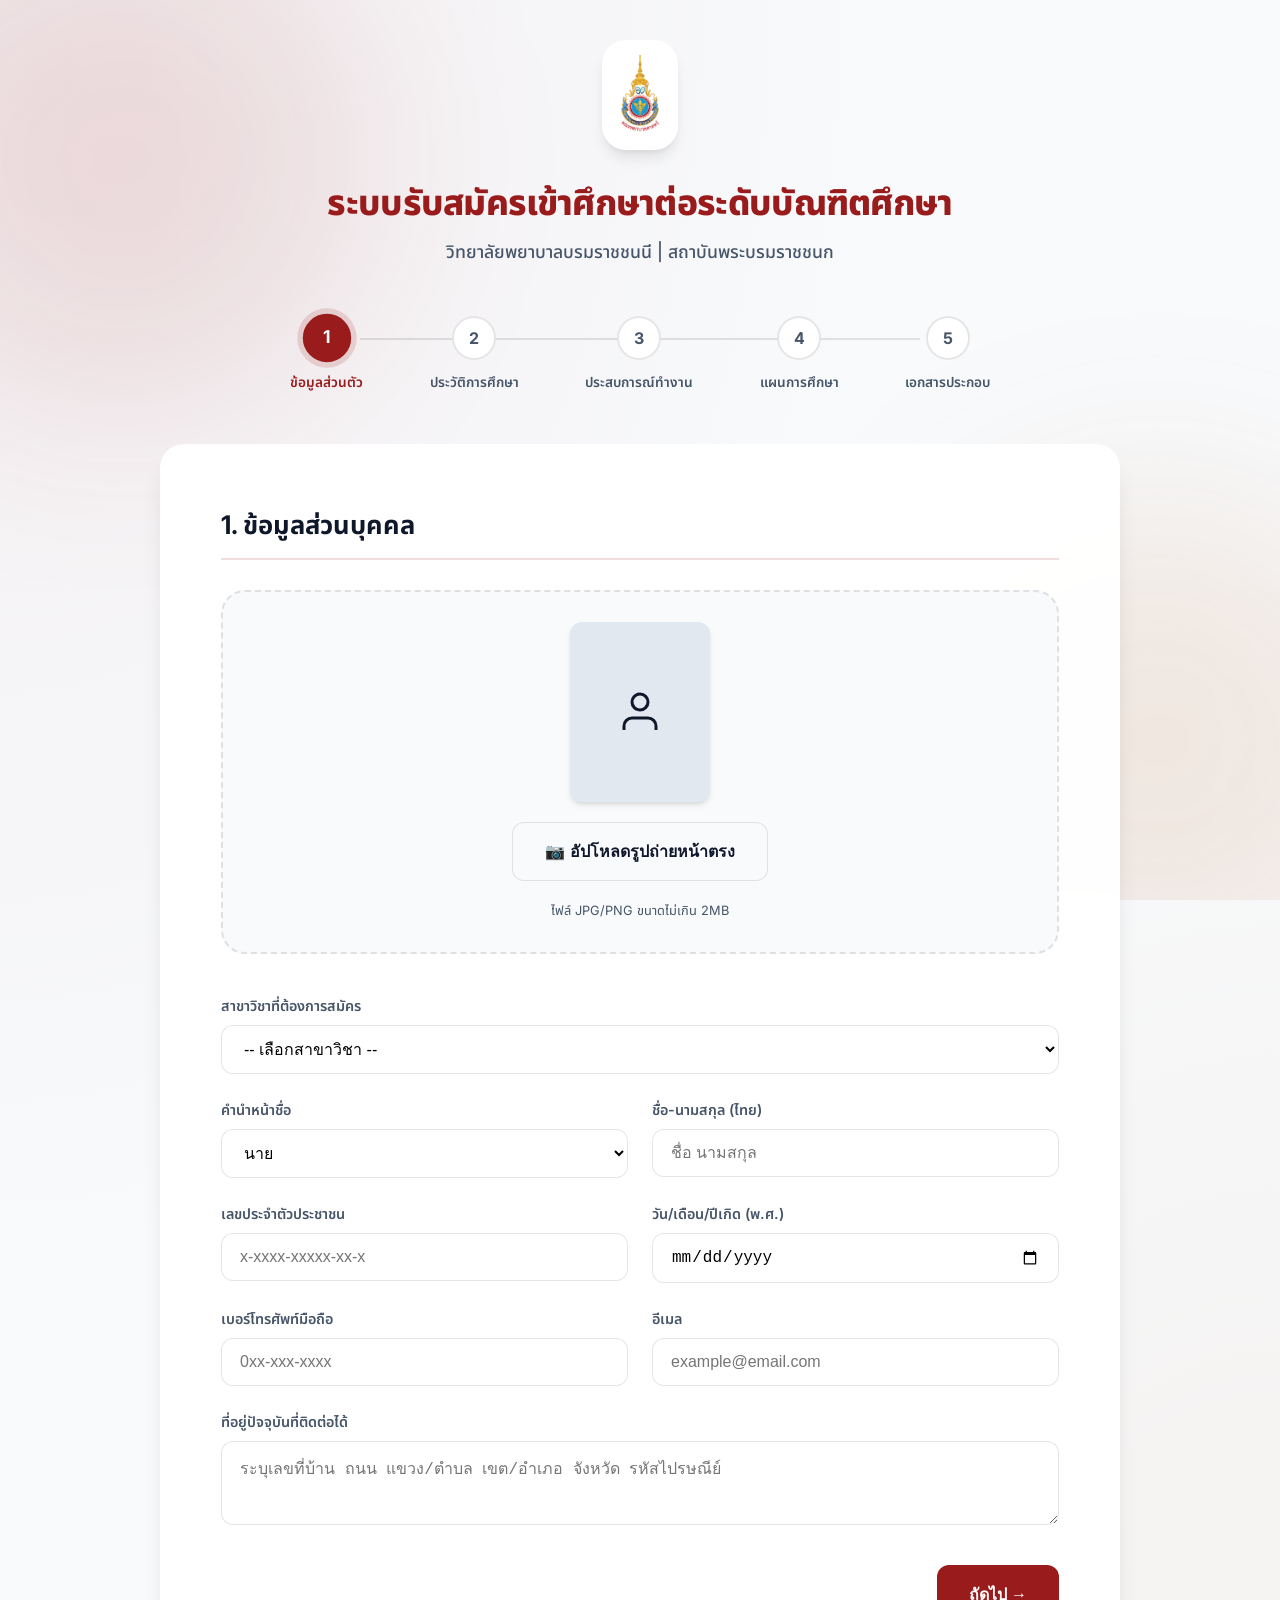
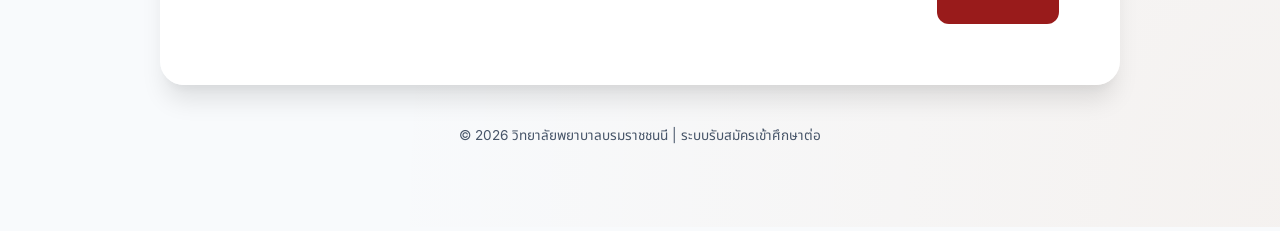
<file: graduate-admission/index.html>
<!DOCTYPE html>
<html lang="th">
<head>
    <meta charset="UTF-8">
    <meta name="viewport" content="width=device-width, initial-scale=1.0">
    <title>ระบบรับสมัครเข้าศึกษาต่อระดับบัณฑิตศึกษา | Graduate Admission Portal</title>
    
    <!-- Fonts -->
    <link rel="preconnect" href="https://fonts.googleapis.com">
    <link rel="preconnect" href="https://fonts.gstatic.com" crossorigin>
    <link href="https://fonts.googleapis.com/css2?family=Inter:wght@400;500;600;700;800&family=Noto+Sans+Thai:wght@400;500;600;700;800&family=JetBrains+Mono:wght@700&display=swap" rel="stylesheet">
    
    <!-- Styles -->
    <link rel="stylesheet" href="styles.css">
</head>
<body>
    <div class="bg-blobs">
        <div class="blob blob-1"></div>
        <div class="blob blob-2"></div>
    </div>

    <div id="loading">
        <div class="spinner"></div>
        <p id="loading-text">กำลังประมวลผลข้อมูล...</p>
    </div>

    <div class="container">
        <header>
            <div class="logo-wrapper">
                <img src="../assets/logo_faculty.png" alt="Faculty Logo" class="logo-img">
            </div>
            <h1>ระบบรับสมัครเข้าศึกษาต่อระดับบัณฑิตศึกษา</h1>
            <p class="subtitle">วิทยาลัยพยาบาลบรมราชชนนี | สถาบันพระบรมราชชนก</p>
        </header>

        <div class="stepper" id="stepper">
            <div class="step-item active" data-step="1">
                <div class="step-number">1</div>
                <span class="step-label">ข้อมูลส่วนตัว</span>
            </div>
            <div class="step-item" data-step="2">
                <div class="step-number">2</div>
                <span class="step-label">ประวัติการศึกษา</span>
            </div>
            <div class="step-item" data-step="3">
                <div class="step-number">3</div>
                <span class="step-label">ประสบการณ์ทำงาน</span>
            </div>
            <div class="step-item" data-step="4">
                <div class="step-number">4</div>
                <span class="step-label">แผนการศึกษา</span>
            </div>
            <div class="step-item" data-step="5">
                <div class="step-number">5</div>
                <span class="step-label">เอกสารประกอบ</span>
            </div>
        </div>

        <main class="main-card">
            <form id="admission-form">
                <!-- Step 1: Personal Info -->
                <div class="form-section active" data-section="1">
                    <h2>1. ข้อมูลส่วนบุคคล</h2>
                    
                    <div class="photo-upload">
                        <div class="preview-box" id="photo-preview">
                            <svg width="48" height="48" viewBox="0 0 24 24" fill="none" stroke="currentColor" stroke-width="1.5">
                                <path d="M20 21v-2a4 4 0 0 0-4-4H8a4 4 0 0 0-4 4v2" />
                                <circle cx="12" cy="7" r="4" />
                            </svg>
                        </div>
                        <input type="file" id="photo-input" accept="image/*" style="display: none;">
                        <button type="button" class="btn btn-secondary" onclick="document.getElementById('photo-input').click()">
                            <span>📷 อัปโหลดรูปถ่ายหน้าตรง</span>
                        </button>
                        <p style="font-size: 0.8rem; color: var(--text-muted);">ไฟล์ JPG/PNG ขนาดไม่เกิน 2MB</p>
                    </div>

                    <div class="form-grid">
                        <div class="form-group full">
                            <label>สาขาวิชาที่ต้องการสมัคร</label>
                            <select name="Major" required>
                                <option value="">-- เลือกสาขาวิชา --</option>
                                <option value="การพยาบาลผู้ใหญ่และผู้สูงอายุ">การพยาบาลผู้ใหญ่และผู้สูงอายุ</option>
                                <option value="การพยาบาลเด็ก">การพยาบาลเด็ก</option>
                                <option value="การผดุงครรภ์">การผดุงครรภ์</option>
                                <option value="การพยาบาลจิตเวชและสุขภาพจิต">การพยาบาลจิตเวชและสุขภาพจิต</option>
                                <option value="การพยาบาลเวชปฏิบัติชุมชน">การพยาบาลเวชปฏิบัติชุมชน</option>
                                <option value="การบริหารทางการพยาบาล">การบริหารทางการพยาบาล</option>
                            </select>
                        </div>
                        <div class="form-group">
                            <label>คำนำหน้าชื่อ</label>
                            <select name="Prefix" required>
                                <option value="นาย">นาย</option>
                                <option value="นางสาว">นางสาว</option>
                                <option value="นาง">นาง</option>
                            </select>
                        </div>
                        <div class="form-group">
                            <label>ชื่อ-นามสกุล (ไทย)</label>
                            <input type="text" name="FullName" placeholder="ชื่อ นามสกุล" required>
                        </div>
                        <div class="form-group">
                            <label>เลขประจำตัวประชาชน</label>
                            <input type="text" name="IdCard" placeholder="x-xxxx-xxxxx-xx-x" maxlength="17" id="id-card" required>
                        </div>
                        <div class="form-group">
                            <label>วัน/เดือน/ปีเกิด (พ.ศ.)</label>
                            <input type="date" name="Dob" required>
                        </div>
                        <div class="form-group">
                            <label>เบอร์โทรศัพท์มือถือ</label>
                            <input type="tel" name="Phone" placeholder="0xx-xxx-xxxx" required>
                        </div>
                        <div class="form-group">
                            <label>อีเมล</label>
                            <input type="email" name="Email" placeholder="example@email.com" required>
                        </div>
                        <div class="form-group full">
                            <label>ที่อยู่ปัจจุบันที่ติดต่อได้</label>
                            <textarea name="Address" rows="3" placeholder="ระบุเลขที่บ้าน ถนน แขวง/ตำบล เขต/อำเภอ จังหวัด รหัสไปรษณีย์" required></textarea>
                        </div>
                    </div>
                </div>

                <!-- Step 2: Education -->
                <div class="form-section" data-section="2">
                    <h2>2. ประวัติการศึกษา</h2>
                    <p style="margin-bottom: 20px; color: var(--text-muted);">ระบุประวัติการศึกษาในระดับปริญญาตรีขึ้นไป</p>
                    
                    <div id="education-list">
                        <div class="education-item" style="padding: 20px; border: 1px solid var(--border); border-radius: var(--radius-md); margin-bottom: 20px;">
                            <div class="form-grid">
                                <div class="form-group full">
                                    <label>ชื่อปริญญา / วุฒิการศึกษา</label>
                                    <input type="text" name="edu_degree[]" placeholder="เช่น พยาบาลศาสตรบัณฑิต" required>
                                </div>
                                <div class="form-group">
                                    <label>สถาบันการศึกษา</label>
                                    <input type="text" name="edu_inst[]" required>
                                </div>
                                <div class="form-group">
                                    <label>ปีที่สำเร็จการศึกษา (พ.ศ.)</label>
                                    <input type="text" name="edu_year[]" placeholder="25xx" required>
                                </div>
                                <div class="form-group">
                                    <label>คะแนนเฉลี่ยสะสม (GPA)</label>
                                    <input type="text" name="edu_gpa[]" placeholder="x.xx" required>
                                </div>
                            </div>
                        </div>
                    </div>
                    <button type="button" class="btn btn-secondary" onclick="addEducation()">+ เพิ่มประวัติการศึกษา</button>
                </div>

                <!-- Step 3: Work Info -->
                <div class="form-section" data-section="3">
                    <h2>3. ประวัติการทำงาน</h2>
                    <div class="form-grid">
                        <div class="form-group full">
                            <label>สถานที่ทำงานปัจจุบัน</label>
                            <input type="text" name="CurrentWorkplace" placeholder="ชื่อหน่วยงาน / โรงพยาบาล" required>
                        </div>
                        <div class="form-group">
                            <label>ตำแหน่งงานปัจจุบัน</label>
                            <input type="text" name="CurrentPosition" required>
                        </div>
                        <div class="form-group">
                            <label>ประสบการณ์การทำงานพยาบาล (ปี)</label>
                            <input type="number" name="WorkExperienceYears" min="1" required>
                        </div>
                        <div class="form-group full">
                            <label>แหล่งทุนสนับสนุนการศึกษา</label>
                            <select name="FundingType" required>
                                <option value="ทุนส่วนตัว">ทุนส่วนตัว</option>
                                <option value="ทุนต้นสังกัด">ทุนต้นสังกัด</option>
                                <option value="ทุนอื่นๆ">ทุนอื่นๆ</option>
                            </select>
                        </div>
                    </div>
                </div>

                <!-- Step 4: Research Plan -->
                <div class="form-section" data-section="4">
                    <h2>4. แผนการศึกษาและวิทยานิพนธ์</h2>
                    <div class="form-group full">
                        <label>ประเด็นที่สนใจทำวิจัย (Research Interest)</label>
                        <textarea name="ResearchTopic" rows="8" placeholder="ระบุหัวข้อหรือประเด็นที่ท่านสนใจพัฒนาเป็นวิทยานิพนธ์" required></textarea>
                    </div>
                </div>

                <!-- Step 5: Documents -->
                <div class="form-section" data-section="5">
                    <h2>5. เอกสารประกอบการสมัคร</h2>
                    <p style="margin-bottom: 25px; color: var(--text-muted);">กรุณาอัปโหลดเอกสารในรูปแบบ PDF หรือรูปภาพ (JPG, PNG)</p>
                    
                    <style>
                        .doc-row {
                            display: flex;
                            align-items: center;
                            justify-content: space-between;
                            padding: 15px;
                            background: white;
                            border: 1px solid var(--border);
                            border-radius: var(--radius-md);
                            margin-bottom: 12px;
                        }
                        .doc-info {
                            display: flex;
                            flex-direction: column;
                            gap: 4px;
                        }
                        .doc-title {
                            font-weight: 600;
                            font-size: 0.95rem;
                        }
                        .doc-status {
                            font-size: 0.8rem;
                            color: var(--text-muted);
                        }
                    </style>

                    <div id="document-list">
                        <!-- Documents will be added via JS for cleaner HTML -->
                    </div>

                    <div style="margin-top: 30px; padding: 20px; background: var(--primary-glow); border-radius: var(--radius-md); border: 1px solid var(--primary);">
                        <label style="display: flex; align-items: flex-start; gap: 12px; cursor: pointer;">
                            <input type="checkbox" style="margin-top: 5px;" required>
                            <span style="font-size: 0.9rem; font-weight: 500;">
                                ข้าพเจ้ายืนยันว่าข้อมูลที่ระบุในใบสมัครนี้เป็นความจริงทุกประการ หากตรวจพบว่าข้อมูลไม่ถูกต้อง ข้าพเจ้ายินยอมให้วิทยาลัยตัดสิทธิ์การสมัครโดยไม่มีข้อโต้แย้ง
                            </span>
                        </label>
                    </div>
                </div>

                <div class="btn-group">
                    <button type="button" class="btn btn-secondary" id="prev-btn" style="visibility: hidden;">ย้อนกลับ</button>
                    <button type="button" class="btn btn-primary" id="next-btn">ถัดไป →</button>
                    <button type="submit" class="btn btn-primary" id="submit-btn" style="display: none;">ส่งใบสมัคร ✓</button>
                </div>
            </form>

            <div class="success-card" id="success-card">
                <div class="success-icon">✨</div>
                <h2>ส่งใบสมัครสำเร็จ!</h2>
                <p>เราได้รับข้อมูลการสมัครของท่านเรียบร้อยแล้ว</p>
                <div class="app-id" id="result-app-id">APP-000000</div>
                <p style="color: var(--text-muted);">กรุณาจดจำรหัสการสมัครนี้เพื่อใช้ติดตามสถานะ</p>
                <button class="btn btn-secondary" style="margin-top: 30px;" onclick="location.reload()">กลับสู่หน้าแรก</button>
            </div>
        </main>

        <footer style="text-align: center; color: var(--text-muted); font-size: 0.85rem; padding-bottom: 40px;">
            &copy; 2026 วิทยาลัยพยาบาลบรมราชชนนี | ระบบรับสมัครเข้าศึกษาต่อ
        </footer>
    </div>

    <script src="app.js"></script>
</body>
</html>
</file>
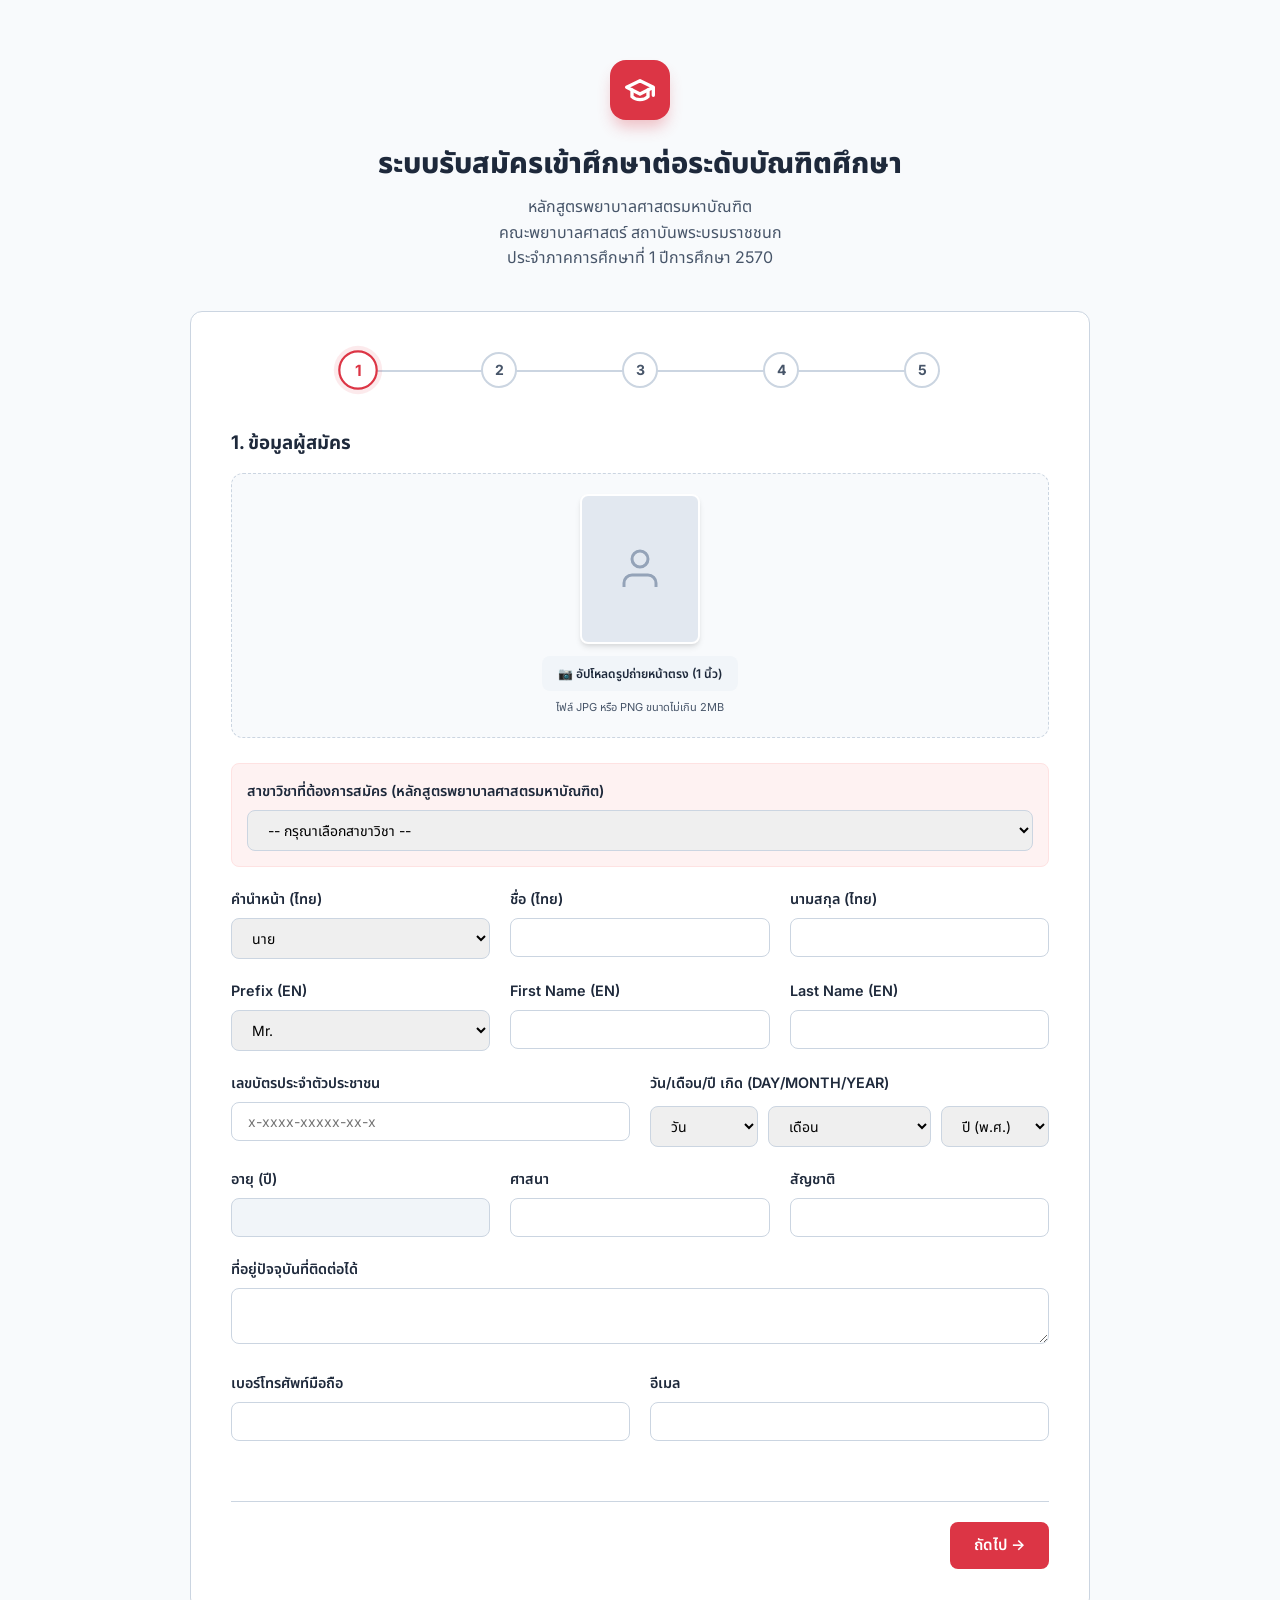
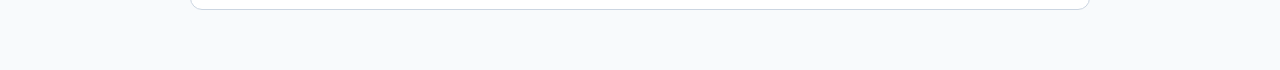
<file: apply.html>
<!DOCTYPE html>
<html lang="th">

<head>
    <meta charset="UTF-8">
    <meta name="viewport" content="width=device-width, initial-scale=1.0">
    <title>ใบสมัครเข้าศึกษาต่อระดับบัณฑิตศึกษา | Graduate Admission</title>
    <link rel="preconnect" href="https://fonts.googleapis.com" />
    <link rel="preconnect" href="https://fonts.gstatic.com" crossorigin />
    <link
        href="https://fonts.googleapis.com/css2?family=Inter:wght@300;400;500;600;700;800&family=Noto+Sans+Thai:wght@300;400;500;600;700;800&display=swap"
        rel="stylesheet" />
    <style>
        :root {
            --primary: #dc3545;
            --primary-dark: #c82333;
            --secondary: #6c757d;
            --success: #28a745;
            --bg: #f8fafc;
            --card-bg: #ffffff;
            --text-main: #1e293b;
            --text-muted: #475569;
            --border: #cbd5e1;
            --radius: 12px;
            --shadow: 0 4px 6px -1px rgba(0, 0, 0, 0.1), 0 2px 4px -1px rgba(0, 0, 0, 0.06);
        }

        * {
            box-sizing: border-box;
            margin: 0;
            padding: 0;
        }

        body {
            font-family: 'Inter', 'Noto Sans Thai', sans-serif;
            background-color: var(--bg);
            color: var(--text-main);
            line-height: 1.6;
            padding: 20px;
        }

        .container {
            max-width: 900px;
            margin: 40px auto;
        }

        .header {
            text-align: center;
            margin-bottom: 40px;
        }

        .logo-box {
            width: 60px;
            height: 60px;
            background: var(--primary);
            border-radius: 16px;
            margin: 0 auto 20px;
            display: flex;
            align-items: center;
            justify-content: center;
            color: white;
            box-shadow: 0 10px 15px -3px rgba(220, 53, 69, 0.3);
        }

        .header h1 {
            font-size: 1.8rem;
            font-weight: 800;
            margin-bottom: 8px;
        }

        .header p {
            color: var(--text-muted);
        }

        .card {
            background: var(--card-bg);
            padding: 40px;
            border-radius: var(--radius);
            border: 1px solid var(--border);
        }

        /* Stepper */
        .stepper {
            display: flex;
            justify-content: space-between;
            margin-bottom: 40px;
            position: relative;
            max-width: 600px;
            margin-left: auto;
            margin-right: auto;
        }

        .stepper::before {
            content: '';
            position: absolute;
            top: 18px;
            left: 0;
            right: 0;
            height: 2px;
            background: var(--border);
            z-index: 1;
        }

        .step {
            position: relative;
            z-index: 2;
            background: var(--card-bg);
            width: 36px;
            height: 36px;
            border-radius: 50%;
            border: 2px solid var(--border);
            display: flex;
            align-items: center;
            justify-content: center;
            font-weight: 700;
            color: var(--text-muted);
            transition: all 0.3s;
            font-size: 14px;
        }

        .step.active {
            border-color: var(--primary);
            color: var(--primary);
            transform: scale(1.1);
            box-shadow: 0 0 0 4px rgba(220, 53, 69, 0.1);
        }

        .step.completed {
            background: var(--primary);
            border-color: var(--primary);
            color: white;
        }

        .form-group {
            margin-bottom: 20px;
        }

        .form-label {
            display: block;
            font-size: 0.9rem;
            font-weight: 600;
            margin-bottom: 8px;
        }

        .form-input,
        .form-select,
        .form-textarea {
            width: 100%;
            padding: 10px 16px;
            border: 1px solid var(--border);
            border-radius: 8px;
            font-size: 14px;
            font-family: inherit;
            transition: border-color 0.2s;
        }

        .form-input:focus,
        .form-select:focus,
        .form-textarea:focus {
            outline: none;
            border-color: var(--primary);
        }

        .grid-2 {
            display: grid;
            grid-template-columns: 1fr 1fr;
            gap: 20px;
        }

        .grid-3 {
            display: grid;
            grid-template-columns: 1fr 1fr 1fr;
            gap: 20px;
        }

        @media (max-width: 600px) {

            .grid-2,
            .grid-3 {
                grid-template-columns: 1fr;
            }

            .card {
                padding: 20px;
            }
        }

        .btn {
            padding: 12px 24px;
            border-radius: 8px;
            font-weight: 600;
            cursor: pointer;
            transition: all 0.2s;
            display: inline-flex;
            align-items: center;
            justify-content: center;
            gap: 8px;
            font-family: inherit;
            border: none;
            font-size: 0.95rem;
        }

        .btn-primary {
            background: var(--primary);
            color: white;
        }

        .btn-primary:hover {
            background: var(--primary-dark);
        }

        .btn-secondary {
            background: #f1f5f9;
            color: var(--text-main);
        }

        .btn-secondary:hover {
            background: #e2e8f0;
        }

        .btn-danger {
            background: #fee2e2;
            color: #dc2626;
            font-size: 12px;
            padding: 6px 12px;
        }

        .form-section {
            display: none;
            animation: fadeIn 0.4s ease;
        }

        .form-section.active {
            display: block;
        }

        @keyframes fadeIn {
            from {
                opacity: 0;
                transform: translateY(10px);
            }

            to {
                opacity: 1;
                transform: translateY(0);
            }
        }

        /* Tables */
        .data-table-input {
            width: 100%;
            border-collapse: collapse;
            margin-top: 10px;
            font-size: 13px;
        }

        .data-table-input th {
            text-align: center;
            background: #f8fafc;
            padding: 10px;
            border: 1px solid var(--border);
            color: var(--text-muted);
        }

        .data-table-input td {
            padding: 6px;
            border: 1px solid var(--border);
            text-align: center;
        }

        .row-date-group {
            display: flex;
            gap: 4px;
            min-width: 140px;
        }

        .row-date-group .form-select {
            padding: 6px 4px !important;
            font-size: 11px !important;
            height: auto !important;
        }

        .date-d { flex: 1; }
        .date-m { flex: 1.5; }
        .date-y { flex: 1.5; }

        .data-table-input input {
            width: 100%;
            border: none;
            padding: 6px;
            font-size: 13px;
            outline: none;
            text-align: center;
        }

        /* Checklist */
        .checklist-item {
            display: flex;
            align-items: center;
            gap: 12px;
            padding: 12px;
            border: 1px solid var(--border);
            border-radius: 8px;
            margin-bottom: 8px;
            font-size: 14px;
            transition: 0.2s;
        }

        .checklist-item:hover {
            background: #f8fafc;
            border-color: var(--primary);
        }

        #loading {
            position: fixed;
            inset: 0;
            background: rgba(255, 255, 255, 0.8);
            backdrop-filter: blur(4px);
            z-index: 1000;
            display: none;
            align-items: center;
            justify-content: center;
            flex-direction: column;
        }

        .spinner {
            width: 40px;
            height: 40px;
            border: 4px solid #f3f3f3;
            border-top: 4px solid var(--primary);
            border-radius: 50%;
            animation: spin 1s linear infinite;
            margin-bottom: 15px;
        }

        @keyframes spin {
            0% {
                transform: rotate(0deg);
            }

            100% {
                transform: rotate(360deg);
            }
        }

        .success-box {
            text-align: center;
            display: none;
        }

        .success-icon {
            font-size: 4rem;
            color: var(--success);
            margin-bottom: 20px;
        }

        .app-id {
            background: #f0fdf4;
            color: var(--success);
            padding: 15px;
            border-radius: 8px;
            font-family: monospace;
            font-size: 1.5rem;
            font-weight: 800;
            margin: 20px 0;
            border: 1px dashed var(--success);
        }
    </style>
</head>

<body>

    <div id="loading">
        <div class="spinner"></div>
        <div id="loadingText">กำลังส่งใบสมัคร...</div>
    </div>

    <div class="container" id="mainContainer">
        <div class="header">
            <div class="logo-box">
                <svg width="32" height="32" viewBox="0 0 24 24" fill="none" stroke="currentColor" stroke-width="2.5"
                    stroke-linecap="round" stroke-linejoin="round">
                    <path d="M22 10v6M2 10l10-5 10 5-10 5z" />
                    <path d="M6 12v5c3 3 9 3 12 0v-5" />
                </svg>
            </div>
            <h1>ระบบรับสมัครเข้าศึกษาต่อระดับบัณฑิตศึกษา</h1>
            <p>หลักสูตรพยาบาลศาสตรมหาบัณฑิต</p>
            <p>คณะพยาบาลศาสตร์ สถาบันพระบรมราชชนก</p>
            <p>ประจำภาคการศึกษาที่ 1 ปีการศึกษา 2570</p>
        </div>

        <div class="card">
            <div class="stepper" id="stepper">
                <div class="step active" data-step="1">1</div>
                <div class="step" data-step="2">2</div>
                <div class="step" data-step="3">3</div>
                <div class="step" data-step="4">4</div>
                <div class="step" data-step="5">5</div>
            </div>

            <form id="applyForm">
                <!-- Step 1: Personal Info -->
                <div class="form-section active" data-section="1">
                    <h3 style="margin-bottom:15px;">1. ข้อมูลผู้สมัคร</h3>

                    <!-- Profile Photo Upload with Preview -->
                    <div
                        style="display:flex; flex-direction:column; align-items:center; margin-bottom:25px; padding:20px; background:#f8fafc; border:1px dashed var(--border); border-radius:12px;">
                        <div id="photoPreview"
                            style="width:120px; height:150px; background:#e2e8f0; border-radius:8px; margin-bottom:12px; display:flex; align-items:center; justify-content:center; overflow:hidden; border:2px solid white; box-shadow:var(--shadow);">
                            <svg width="48" height="48" viewBox="0 0 24 24" fill="none" stroke="#94a3b8"
                                stroke-width="1.5">
                                <path d="M20 21v-2a4 4 0 0 0-4-4H8a4 4 0 0 0-4 4v2" />
                                <circle cx="12" cy="7" r="4" />
                            </svg>
                        </div>
                        <label class="btn btn-secondary" style="font-size:12px; padding:8px 16px; cursor:pointer;">
                            <span>📷 อัปโหลดรูปถ่ายหน้าตรง (1 นิ้ว)</span>
                            <input type="file" class="input-file" data-type="รูปถ่าย" accept="image/*"
                                style="display:none;" onchange="previewImage(this)" required>
                        </label>
                        <p style="font-size:11px; color:var(--text-muted); margin-top:8px;">ไฟล์ JPG หรือ PNG
                            ขนาดไม่เกิน 2MB</p>
                    </div>

                    <div class="form-group"
                        style="padding:15px; background:#fef2f2; border:1px solid #fee2e2; border-radius:8px; margin-bottom:20px;">
                        <label class="form-label">สาขาวิชาที่ต้องการสมัคร (หลักสูตรพยาบาลศาสตรมหาบัณฑิต)</label>
                        <select class="form-select" name="Major" required>
                            <option value="">-- กรุณาเลือกสาขาวิชา --</option>
                            <option value="การพยาบาลผู้ใหญ่และผู้สูงอายุ">การพยาบาลผู้ใหญ่และผู้สูงอายุ</option>
                            <option value="การพยาบาลเด็ก">การพยาบาลเด็ก</option>
                            <option value="การผดุงครรภ์">การผดุงครรภ์</option>
                            <option value="การพยาบาลจิตเวชและสุขภาพจิต">การพยาบาลจิตเวชและสุขภาพจิต</option>
                            <option value="การพยาบาลเวชปฏิบัติชุมชน">การพยาบาลเวชปฏิบัติชุมชน</option>
                            <option value="การบริหารทางการพยาบาล">การบริหารทางการพยาบาล</option>
                        </select>
                    </div>

                    <div class="grid-3">
                        <div class="form-group">
                            <label class="form-label">คำนำหน้า (ไทย)</label>
                            <select class="form-select" name="Prefix" required>
                                <option value="นาย">นาย</option>
                                <option value="นางสาว">นางสาว</option>
                                <option value="นาง">นาง</option>
                            </select>
                        </div>
                        <div class="form-group">
                            <label class="form-label">ชื่อ (ไทย)</label>
                            <input type="text" class="form-input" name="FirstName" required>
                        </div>
                        <div class="form-group">
                            <label class="form-label">นามสกุล (ไทย)</label>
                            <input type="text" class="form-input" name="LastName" required>
                        </div>
                    </div>

                    <div class="grid-3">
                        <div class="form-group">
                            <label class="form-label">Prefix (EN)</label>
                            <select class="form-select" name="PrefixEn" required>
                                <option value="Mr.">Mr.</option>
                                <option value="Miss">Miss</option>
                                <option value="Mrs.">Mrs.</option>
                            </select>
                        </div>
                        <div class="form-group">
                            <label class="form-label">First Name (EN)</label>
                            <input type="text" class="form-input" name="FirstNameEn" required>
                        </div>
                        <div class="form-group">
                            <label class="form-label">Last Name (EN)</label>
                            <input type="text" class="form-input" name="LastNameEn" required>
                        </div>
                    </div>

                    <div class="grid-2">
                        <div class="form-group">
                            <label class="form-label">เลขบัตรประจำตัวประชาชน</label>
                            <input type="text" class="form-input" name="IdCard" id="idCardInput" placeholder="x-xxxx-xxxxx-xx-x"
                                maxlength="17" oninput="formatIdCard(this)" required>
                        </div>
                        <div class="form-group">
                            <label class="form-label">วัน/เดือน/ปี เกิด (DAY/MONTH/YEAR)</label>
                            <div style="display:grid; grid-template-columns: 1fr 1.5fr 1fr; gap:10px; margin-top: 12px;">
                                <select class="form-select" id="dob_day" required onchange="updateDobValue()">
                                    <option value="">วัน</option>
                                    <!-- Populated by JS -->
                                </select>
                                <select class="form-select" id="dob_month" required onchange="updateDobValue()">
                                    <option value="">เดือน</option>
                                    <option value="01">มกราคม (Jan)</option>
                                    <option value="02">กุมภาพันธ์ (Feb)</option>
                                    <option value="03">มีนาคม (Mar)</option>
                                    <option value="04">เมษายน (Apr)</option>
                                    <option value="05">พฤษภาคม (May)</option>
                                    <option value="06">มิถุนายน (Jun)</option>
                                    <option value="07">กรกฎาคม (Jul)</option>
                                    <option value="08">สิงหาคม (Aug)</option>
                                    <option value="09">กันยายน (Sep)</option>
                                    <option value="10">ตุลาคม (Oct)</option>
                                    <option value="11">พฤศจิกายน (Nov)</option>
                                    <option value="12">ธันวาคม (Dec)</option>
                                </select>
                                <select class="form-select" id="dob_year" required onchange="updateDobValue()">
                                    <option value="">ปี (พ.ศ.)</option>
                                    <!-- Populated by JS -->
                                </select>
                            </div>
                            <input type="hidden" id="dobInput" name="Dob" required>
                        </div>
                    </div>

                    <div class="grid-3">
                        <div class="form-group">
                            <label class="form-label">อายุ (ปี)</label>
                            <input type="number" class="form-input" id="ageInput" name="Age" readonly
                                style="background:#f1f5f9;">
                        </div>
                        <div class="form-group">
                            <label class="form-label">ศาสนา</label>
                            <input type="text" class="form-input" name="Religion" required>
                        </div>
                        <div class="form-group">
                            <label class="form-label">สัญชาติ</label>
                            <input type="text" class="form-input" name="Nationality" required>
                        </div>
                    </div>

                    <div class="form-group">
                        <label class="form-label">ที่อยู่ปัจจุบันที่ติดต่อได้</label>
                        <textarea class="form-textarea" name="Address" rows="2" required></textarea>
                    </div>

                    <div class="grid-2">
                        <div class="form-group">
                            <label class="form-label">เบอร์โทรศัพท์มือถือ</label>
                            <input type="text" class="form-input" name="Phone" required>
                        </div>
                        <div class="form-group">
                            <label class="form-label">อีเมล</label>
                            <input type="email" class="form-input" name="Email" required>
                        </div>
                    </div>
                </div>

                <!-- Step 2: Education -->
                <div class="form-section" data-section="2">
                    <h3 style="margin-bottom:10px;">2. ประวัติการศึกษา</h3>
                    <p style="font-size:0.8rem; color:var(--text-muted); margin-bottom:15px;">
                        ระบุวุฒิการศึกษา</p>

                    <div style="overflow-x:auto;">
                        <table class="data-table-input" id="eduTable">
                            <thead>
                                <tr>
                                    <th>ชื่อปริญญา</th>
                                    <th>สถาบันการศึกษา</th>
                                    <th>สาขาวิชา</th>
                                    <th>วัน/เดือน/ปี <br> ที่สำเร็จการศึกษา</th>
                                    <th>เกรดเฉลี่ย (GPA)</th>
                                </tr>
                            </thead>
                            <tbody>
                                <tr>
                                    <td><input type="text" name="edu_degree[]" required></td>
                                    <td><input type="text" name="edu_inst[]" required></td>
                                    <td><input type="text" name="edu_major[]" required></td>
                                    <td>
                                        <div class="row-date-group">
                                            <select class="form-select date-d" data-name="edu_year" required>
                                                <option value="">ว</option>
                                            </select>
                                            <select class="form-select date-m" required>
                                                <option value="">ด</option>
                                                <option value="01">ม.ค.</option>
                                                <option value="02">ก.พ.</option>
                                                <option value="03">มี.ค.</option>
                                                <option value="04">เม.ย.</option>
                                                <option value="05">พ.ค.</option>
                                                <option value="06">มิ.ย.</option>
                                                <option value="07">ก.ค.</option>
                                                <option value="08">ส.ค.</option>
                                                <option value="09">ก.ย.</option>
                                                <option value="10">ต.ค.</option>
                                                <option value="11">พ.ย.</option>
                                                <option value="12">ธ.ค.</option>
                                            </select>
                                            <select class="form-select date-y" required>
                                                <option value="">ป</option>
                                            </select>
                                        </div>
                                    </td>
                                    <td><input type="text" name="edu_gpa[]" required></td>
                                </tr>
                            </tbody>
                        </table>
                    </div>
                    <button type="button" class="btn btn-secondary" style="margin-top:10px; font-size:13px;"
                        onclick="addRow('eduTable')">+ เพิ่มรายการการศึกษา</button>

                    <h3 style="margin-top:30px; margin-bottom:10px;">3. ประวัติการฝึกอบรม/ประกาศนียบัตร (ถ้ามี)</h3>
                    <div style="overflow-x:auto;">
                        <table class="data-table-input" id="trainTable">
                            <thead>
                                <tr>
                                    <th>ชื่อการอบรม</th>
                                    <th>สถาบันการศึกษา</th>
                                    <th>ระยะเวลาการอบรม</th>
                                    <th>วัน/เดือน/ปีที่อบรม</th>
                                </tr>
                            </thead>
                            <tbody>
                                <tr>
                                    <td><input type="text" name="train_name[]"></td>
                                    <td><input type="text" name="train_inst[]"></td>
                                    <td><input type="text" name="train_dur[]"></td>
                                    <td><input type="text" name="train_year[]"></td>
                                </tr>
                            </tbody>
                        </table>
                    </div>
                    <button type="button" class="btn btn-secondary" style="margin-top:10px; font-size:13px;"
                        onclick="addRow('trainTable')">+ เพิ่มรายการฝึกอบรม</button>
                </div>

                <!-- Step 3: Work Info -->
                <div class="form-section" data-section="3">
                    <h3 style="margin-bottom:15px;">4. ประวัติการทำงาน</h3>
                    <div class="form-group">
                        <label class="form-label">สถานภาพการทำงาน</label>
                        <div style="display:flex; gap:20px;">
                            <label style="display:flex; align-items:center; gap:8px;"><input type="radio"
                                    name="WorkStatus" value="ยังไม่ได้ทำงาน" checked onchange="toggleWorkTable(false)">
                                ยังไม่ได้ทำงาน</label>
                            <label style="display:flex; align-items:center; gap:8px;"><input type="radio"
                                    name="WorkStatus" value="ทำงานแล้ว" onchange="toggleWorkTable(true)">
                                ทำงานแล้ว โปรดระบุประวัติการทำงานจากปัจจุบันถึงอดีต</label>
                        </div>
                    </div>

                    <div id="workHistorySection" style="display:none;">
                        <div style="overflow-x:auto;">
                            <table class="data-table-input" id="workTable">
                                <thead>
                                    <tr>
                                        <th>ชื่อสถานที่ทำงาน</th>
                                        <th>ตำแหน่งงาน</th>
                                        <th>ระยะเวลาการทำงาน</th>
                                        <th>เริ่มต้น</th>
                                        <th>สิ้นสุด</th>
                                        <th></th>
                                    </tr>
                                </thead>
                                <tbody>
                                    <tr>
                                        <td><input type="text" name="work_inst[]"></td>
                                        <td><input type="text" name="work_pos[]"></td>
                                        <td><input type="text" name="work_dur[]"></td>
                                        <td><input type="text" name="work_start[]"></td>
                                        <td><input type="text" name="work_end[]"></td>
                                        <td></td>
                                    </tr>
                                </tbody>
                            </table>
                        </div>
                        <button type="button" class="btn btn-secondary" style="margin-top:10px; font-size:13px;"
                            onclick="addRow('workTable')">+ เพิ่มรายการประสบการณ์ทำงาน</button>
                    </div>
                </div>

                <!-- Step 4: Workplace & Research -->
                <div class="form-section" data-section="4">
                    <h3 style="margin-bottom:15px;">5. สถานที่ทำงานในปัจจุบัน</h3>
                    <div class="form-group">
                        <label class="form-label">ชื่อสถานที่ทำงานปัจจุบัน</label>
                        <textarea class="form-textarea" name="CurrentWorkplace" rows="3"
                            placeholder="ระบุหน่วยงาน"></textarea>
                    </div>
                    <div class="form-group">
                        <label class="form-label">ที่อยู่ของสถานที่ทำงาน</label>
                        <textarea class="form-textarea" name="CurrentWorkplace" rows="3"
                            placeholder="ระบุที่อยู่"></textarea>
                    </div>
                    <div class="form-group">
                        <label class="form-label">โทรศัพท์ที่ทำงาน</label>
                        <textarea class="form-textarea" name="CurrentWorkplace" rows="3"
                            placeholder="ระบุเบอร์โทร"></textarea>
                    </div>

                    <div class="form-group">
                        <label class="form-label">แหล่งทุนสนับสนุนการศึกษา</label>
                        <select class="form-select" name="FundingType" required>
                            <option value="ทุนส่วนตัว">ทุนส่วนตัว</option>
                            <option value="ทุนต้นสังกัด">ทุนต้นสังกัด</option>
                            <option value="ทุนอื่นๆ">ทุนอื่นๆ</option>
                        </select>
                    </div>

                    <h3 style="margin-top:30px; margin-bottom:15px;">6.
                        บทความแนะนำตนเองเพื่อการศึกษาต่อและแผนการทำวิทยานิพนธ์ </h3>
                    <div class="form-group">
                        <label class="form-label">ระบุความมุ่งหมาย/แผนการทำวิทยานิพนธ์</label>
                        <textarea class="form-textarea" name="ResearchTopic" rows="6"
                            placeholder="ระบุประเด็นที่สนใจทำวิจัย"></textarea>
                    </div>
                </div>

                <!-- Step 5: Multi-File Upload -->
                <div class="form-section" data-section="5">
                    <h3 style="margin-bottom:15px;">7. อัปโหลดหลักฐานการสมัคร</h3>
                    <p style="font-size:0.85rem; color:var(--text-muted); margin-bottom:20px;">
                        กรุณาอัปโหลดเอกสารที่จำเป็นในรูปแบบไฟล์รูปภาพ (JPG, PNG) หรือ PDF</p>

                    <style>
                        .upload-row {
                            display: flex;
                            flex-direction: column;
                            gap: 10px;
                            padding: 16px;
                            border: 1px solid var(--border);
                            border-radius: 12px;
                            margin-bottom: 15px;
                            transition: 0.2s;
                            background: #fff;
                        }

                        .upload-row:hover {
                            background: #f8fafc;
                            border-color: var(--primary);
                            box-shadow: 0 4px 6px -1px rgba(0, 0, 0, 0.05);
                        }

                        .upload-row .label {
                            font-size: 14px;
                            font-weight: 600;
                            line-height: 1.5;
                            color: var(--text-main);
                        }

                        .upload-row .input-file {
                            font-size: 13px;
                            padding: 8px;
                            background: #f1f5f9;
                            border-radius: 6px;
                            border: 1px solid #e2e8f0;
                            cursor: pointer;
                        }
                    </style>

                    <div class="upload-row">
                        <div class="label">1. สำเนาวุฒิการศึกษา (สำเนาปริญญาบัตรหรือใบรับรองการสำเร็จการศึกษา) (ในกรณีที่ยังไม่ได้รับปริญญาบัตร) <span style="color:var(--primary);">*</span></div>
                        <input type="file" class="input-file" data-type="สำเนาปริญญาบัตร" accept="image/*,.pdf" required>
                    </div>

                    <div class="upload-row">
                        <div class="label">2. สำเนาใบรับรองผลการศึกษา (Transcript) <span style="color:var(--primary);">*</span></div>
                        <input type="file" class="input-file" data-type="Transcript" accept="image/*,.pdf" required>
                    </div>

                    <div class="upload-row">
                        <div class="label">3. สำเนาใบอนุญาตเป็นผู้ประกอบวิชาชีพการพยาบาลและผดุงครรภ์ชั้น 1 หรือการพยาบาลชั้น 1 ที่ไม่หมดอายุ <span style="color:var(--primary);">*</span></div>
                        <input type="file" class="input-file" data-type="ใบอนุญาตประกอบวิชาชีพ" accept="image/*,.pdf" required>
                    </div>

                    <div class="upload-row">
                        <div class="label">4. หนังสือรับรองประสบการณ์การทำงานพยาบาล/การศึกษาพยาบาล และ/หรือการบริหารการพยาบาลหลังจากสำเร็จการศึกษาอย่างน้อย 1 ปี <span style="color:var(--primary);">*</span></div>
                        <input type="file" class="input-file" data-type="หนังสือรับรองประสบการณ์การทำงาน" accept="image/*,.pdf" required>
                    </div>

                    <div class="upload-row">
                        <div class="label">5. สำเนาบัตรประจำตัวประชาชนที่ยังไม่หมดอายุ (เฉพาะด้านหน้าของบัตร) หรือสำเนาบัตรประจำตัวข้าราชการ หรือสำเนา Passport (กรณีชาวต่างชาติ) <span style="color:var(--primary);">*</span></div>
                        <input type="file" class="input-file" data-type="บัตรประชาชน" accept="image/*,.pdf" required>
                    </div>

                    <div class="upload-row">
                        <div class="label">6. สำเนาการเปลี่ยนชื่อ ชื่อสกุล (ถ้ามี)</div>
                        <input type="file" class="input-file" data-type="สำเนาการเปลี่ยนชื่อ" accept="image/*,.pdf">
                    </div>

                    <div class="upload-row">
                        <div class="label">7. สำเนาทะเบียนสมรส (ถ้ามี)</div>
                        <input type="file" class="input-file" data-type="ทะเบียนสมรส" accept="image/*,.pdf">
                    </div>

                    <div class="upload-row">
                        <div class="label">8. สำเนาทะเบียนบ้าน <span style="color:var(--primary);">*</span></div>
                        <input type="file" class="input-file" data-type="สำเนาทะเบียนบ้าน" accept="image/*,.pdf" required>
                    </div>

                    <div class="upload-row">
                        <div class="label">9. ใบรับรองแพทย์จากสถานพยาบาลของรัฐ <span style="color:var(--primary);">*</span></div>
                        <input type="file" class="input-file" data-type="ใบรับรองแพทย์" accept="image/*,.pdf" required>
                    </div>

                    <div class="upload-row">
                        <div class="label">10. สำเนาแสดงผลการสอบวัดความรู้ด้านภาษาอังกฤษ ภายในระยะเวลาไม่เกิน 2 ปี (ถ้ามี)</div>
                        <input type="file" class="input-file" data-type="ผลการสอบวัดความรู้ด้านภาษาอังกฤษ" accept="image/*,.pdf">
                    </div>

                    <div class="upload-row">
                        <div class="label">11. เอกสารอื่นๆ เช่น ผลการวิจัย, ผลงานนวัตกรรม</div>
                        <input type="file" class="input-file" data-type="เอกสารอื่นๆ" accept="image/*,.pdf">
                    </div>

                    <div class="upload-row">
                        <div class="label">12. สำเนาสลิปการโอนเงินค่าธรรมเนียมการสมัคร จำนวน 500 บาท <span style="color:var(--primary);">*</span></div>
                        <input type="file" class="input-file" data-type="หลักฐานการชำระเงิน" accept="image/*" required>
                    </div>

                    <div class="form-group" style="margin-top:25px;">
                        <label class="form-label">หมายเหตุเพิ่มเติม</label>
                        <textarea class="form-textarea" name="Notes" rows="2"></textarea>
                    </div>

                    <div
                        style="background:rgba(220,53,69,0.05); padding:20px; border-radius:8px; border:1px solid rgba(220,53,69,0.3); margin-top:20px;">
                        <label style="display:flex; align-items:flex-start; gap:12px; cursor:pointer;">
                            <input type="checkbox" style="margin-top:5px;" required>
                            <span
                                style="font-size:0.85rem;">ข้าพเข้ายืนยันว่าข้อมูลที่กรอกและเอกสารที่แนบในใบสมัครนี้เป็นความจริงและถูกต้องทุกประการ
                                หากตรวจสอบแล้วพบว่าเป็นเท็จ ข้าพเจ้ายินยอมให้ตัดสิทธิ์การเป็นนักศึกษาทันที</span>
                        </label>
                    </div>
                </div>

                <div
                    style="display:flex; justify-content:space-between; margin-top:40px; padding-top:20px; border-top:1px solid var(--border);">
                    <button type="button" class="btn btn-secondary" id="prevBtn"
                        style="visibility:hidden;">ย้อนกลับ</button>
                    <button type="button" class="btn btn-primary" id="nextBtn">ถัดไป →</button>
                    <button type="submit" class="btn btn-primary" id="submitBtn" style="display:none;">ส่งใบสมัครออนไลน์
                        ✓</button>
                </div>
            </form>

            <div class="success-box" id="successBox">
                <div class="success-icon">🎊</div>
                <h2 style="margin-bottom:10px;">ส่งใบสมัครเรียบร้อยแล้ว!</h2>
                <p>ระบบได้รับใบสมัครของท่านแล้ว กรุณาบันทึกรหัสการสมัครเพื่อใช้ติดต่อเจ้าหน้าที่</p>
                <div class="app-id" id="displayAppId">APP-XXXXXX</div>
                <button class="btn btn-secondary" onclick="location.reload()">กลับสู่หน้าสมัครใหม่</button>
            </div>
        </div>
    </div>

    <script>
        const SCRIPT_URL = '<?= ScriptApp.getService().getUrl() ?>' || 'https://script.google.com/macros/s/AKfycbxQNw9pI0QCc__UjR4JhmR8r3seti_EqmWhO9TS2t6tHCowqoK2UBKVZkxQveX_iNut/exec';
        let currentStep = 1;
        const totalSteps = 5;

        // Helper: Image Preview
        function previewImage(input) {
            const preview = document.getElementById('photoPreview');
            if (input.files && input.files[0]) {
                const reader = new FileReader();
                reader.onload = function (e) {
                    preview.innerHTML = `<img src="${e.target.result}" style="width:100%; height:100%; object-fit:cover;">`;
                }
                reader.readAsDataURL(input.files[0]);
            }
        }

        function formatIdCard(input) {
            let value = input.value.replace(/\D/g, '');
            let formatted = '';
            if (value.length > 0) {
                formatted += value.substring(0, 1);
                if (value.length > 1) {
                    formatted += '-' + value.substring(1, 5);
                    if (value.length > 5) {
                        formatted += '-' + value.substring(5, 10);
                        if (value.length > 10) {
                            formatted += '-' + value.substring(10, 12);
                            if (value.length > 12) {
                                formatted += '-' + value.substring(12, 13);
                            }
                        }
                    }
                }
            }
            input.value = formatted;
        }

        function populateDateDropdowns(container) {
            const daySelect = container.querySelector('.date-d');
            const yearSelect = container.querySelector('.date-y');
            if (!daySelect || !yearSelect) return;

            const currentYearBE = new Date().getFullYear() + 543;

            // Day 1-31
            if (daySelect.options.length <= 1) {
                for (let i = 1; i <= 31; i++) {
                    const opt = document.createElement('option');
                    opt.value = String(i).padStart(2, '0');
                    opt.textContent = i;
                    daySelect.appendChild(opt);
                }
            }

            // Year (Current back to 80 years ago)
            if (yearSelect.options.length <= 1) {
                for (let i = 0; i <= 80; i++) {
                    const yBE = currentYearBE - i;
                    const yCE = yBE - 543;
                    const opt = document.createElement('option');
                    opt.value = yCE;
                    opt.textContent = yBE;
                    yearSelect.appendChild(opt);
                }
            }
        }

        function initDobDropdowns() {
            const daySelect = document.getElementById('dob_day');
            const yearSelect = document.getElementById('dob_year');
            const currentYearBE = new Date().getFullYear() + 543;

            // Populate Days (1-31)
            for (let i = 1; i <= 31; i++) {
                const option = document.createElement('option');
                const val = String(i).padStart(2, '0');
                option.value = val;
                option.textContent = i;
                daySelect.appendChild(option);
            }

            // Populate Years for age 0 to 80
            for (let i = 0; i <= 80; i++) {
                const yearBE = currentYearBE - i;
                const yearCE = yearBE - 543;
                const option = document.createElement('option');
                option.value = yearCE;
                option.textContent = yearBE;
                yearSelect.appendChild(option);
            }

            // Populate any existing row-date-groups (like the first row of eduTable)
            document.querySelectorAll('.row-date-group').forEach(group => {
                populateDateDropdowns(group);
            });
        }

        function updateDobValue() {
            const dSelect = document.getElementById('dob_day');
            const mSelect = document.getElementById('dob_month');
            const ySelect = document.getElementById('dob_year');
            
            const month = mSelect.value;
            const currentDay = dSelect.value;

            // Handle February cap at 29
            if (month === '02') {
                // If currently select 30 or 31, reset to 29 or empty
                if (parseInt(currentDay) > 29) {
                    dSelect.value = '';
                }
                
                // Show/Hide days 30, 31
                for (let i = 29; i < dSelect.options.length; i++) {
                    const opt = dSelect.options[i];
                    if (opt.value === '30' || opt.value === '31') {
                        opt.style.display = 'none';
                    }
                }
            } else if (['04', '06', '09', '11'].includes(month)) {
                 // Months with 30 days
                 if (parseInt(currentDay) === 31) dSelect.value = '';
                 for (let i = 0; i < dSelect.options.length; i++) {
                    const opt = dSelect.options[i];
                    if (opt.value === '31') opt.style.display = 'none';
                    else opt.style.display = 'block';
                 }
            } else {
                // Months with 31 days
                for (let i = 0; i < dSelect.options.length; i++) {
                    dSelect.options[i].style.display = 'block';
                }
            }

            const d = dSelect.value;
            const m = mSelect.value;
            const y = ySelect.value;
            
            if (d && m && y) {
                const combined = `${y}-${m}-${d}`;
                document.getElementById('dobInput').value = combined;
                calculateAge();
            } else {
                document.getElementById('dobInput').value = '';
                document.getElementById('ageInput').value = '';
            }
        }

        function calculateAge() {
            const dob = document.getElementById('dobInput').value;
            if (!dob) return;
            const birthDate = new Date(dob);
            if (isNaN(birthDate)) return;
            
            const today = new Date();
            let age = today.getFullYear() - birthDate.getFullYear();
            const monthDiff = today.getMonth() - birthDate.getMonth();
            if (monthDiff < 0 || (monthDiff === 0 && today.getDate() < birthDate.getDate())) {
                age--;
            }
            document.getElementById('ageInput').value = age;
        }
        
        // Call init on load
        window.addEventListener('DOMContentLoaded', initDobDropdowns);

        function addRow(tableId) {
            const tbody = document.getElementById(tableId).getElementsByTagName('tbody')[0];
            const lastRow = tbody.rows[tbody.rows.length - 1];
            const newRow = lastRow.cloneNode(true);
            const inputs = newRow.querySelectorAll('input, select');
            for (let i = 0; i < inputs.length; i++) inputs[i].value = '';

            // Ensure delete button cell exists and add button
            const deleteCell = newRow.insertCell(-1);
            const deleteBtn = document.createElement('button');
            deleteBtn.className = 'btn btn-danger';
            deleteBtn.innerHTML = 'ลบ';
            deleteBtn.type = 'button';
            deleteBtn.onclick = function () { tbody.removeChild(newRow); };
            deleteCell.appendChild(deleteBtn);

            tbody.appendChild(newRow);
        }

        function toggleWorkTable(show) {
            document.getElementById('workHistorySection').style.display = show ? 'block' : 'none';
        }

        // Form Navigation
        function updateStep() {
            document.querySelectorAll('.form-section').forEach(s => s.classList.remove('active'));
            document.querySelector(`.form-section[data-section="${currentStep}"]`).classList.add('active');

            document.querySelectorAll('.step').forEach(s => {
                const stepNum = parseInt(s.dataset.step);
                s.classList.remove('active', 'completed');
                if (stepNum === currentStep) s.classList.add('active');
                if (stepNum < currentStep) s.classList.add('completed');
            });

            document.getElementById('prevBtn').style.visibility = (currentStep === 1) ? 'hidden' : 'visible';

            if (currentStep === totalSteps) {
                document.getElementById('nextBtn').style.display = 'none';
                document.getElementById('submitBtn').style.display = 'inline-flex';
            } else {
                document.getElementById('nextBtn').style.display = 'inline-flex';
                document.getElementById('submitBtn').style.display = 'none';
            }
            window.scrollTo(0, 0);
        }

        document.getElementById('nextBtn').onclick = () => {
            const fields = document.querySelector(`.form-section[data-section="${currentStep}"]`).querySelectorAll('[required]');
            let valid = true;
            fields.forEach(f => { if (!f.value) { f.style.borderColor = 'red'; valid = false; } else { f.style.borderColor = ''; } });
            if (valid) { currentStep++; updateStep(); }
        };
        document.getElementById('prevBtn').onclick = () => { if (currentStep > 1) { currentStep--; updateStep(); } };

        // Helper: File to Base64
        function fileToBase64(file) {
            return new Promise((resolve, reject) => {
                const reader = new FileReader();
                reader.readAsDataURL(file);
                reader.onload = () => resolve(reader.result);
                reader.onerror = error => reject(error);
            });
        }

        // Submission
        document.getElementById('applyForm').onsubmit = async (e) => {
            e.preventDefault();
            const loading = document.getElementById('loading');
            const loadingText = document.getElementById('loadingText');
            loading.style.display = 'flex';

            // Extract and process dynamic tables into JSON strings
            const formData = new FormData(e.target);
            const payload = {};
            formData.forEach((value, key) => {
                if (!key.endsWith('[]')) {
                    // Strip hyphens from IdCard before sending
                    if (key === 'IdCard') {
                        payload[key] = value.replace(/-/g, '');
                    } else {
                        payload[key] = value;
                    }
                }
            });

            // Helper to extract table data
            const getTableData = (tableId) => {
                const rows = document.getElementById(tableId).querySelectorAll('tbody tr');
                return Array.from(rows).map(row => {
                    const rowObj = {};
                    row.querySelectorAll('input').forEach(input => {
                        const name = input.name.replace('[]', '');
                        rowObj[name] = input.value;
                    });
                    // Handle split date dropdowns
                    const dateGroup = row.querySelector('.row-date-group');
                    if (dateGroup) {
                        const d = dateGroup.querySelector('.date-d').value;
                        const m = dateGroup.querySelector('.date-m').value;
                        const y = dateGroup.querySelector('.date-y').value;
                        const fieldName = dateGroup.querySelector('.date-d').dataset.name;
                        if (d && m && y) {
                            rowObj[fieldName] = `${y}-${m}-${d}`;
                        } else {
                            rowObj[fieldName] = '';
                        }
                    }
                    return rowObj;
                }).filter(obj => Object.values(obj).some(v => v !== ''));
            };

            // Phase 1: Initialize Application (Record & Folder)
            loadingText.innerText = 'กำลังส่งข้อมูลใบสมัครขั้นต้น...';
            let appId, folderId;
            try {
                const initResult = await fetch(SCRIPT_URL, {
                    method: 'POST',
                    body: JSON.stringify({
                        action: 'initializeApplication',
                        payload: payload
                    })
                }).then(res => res.json());

                if (initResult.status !== 'success') {
                    throw new Error(initResult.message || 'ไม่สามารถเริ่มต้นส่งใบสมัครได้');
                }

                appId = initResult.appId;
                folderId = initResult.folderId;
            } catch (err) {
                console.error(err);
                alert('ข้อผิดพลาดในการส่งข้อมูลขั้นต้น: ' + err.toString());
                loading.style.display = 'none';
                return;
            }

            // Phase 2: Sequential File Upload
            const fileInputs = Array.from(e.target.querySelectorAll('input[type="file"]'))
                .filter(input => input.files.length > 0);
            const totalFiles = fileInputs.length;

            for (let i = 0; i < totalFiles; i++) {
                const input = fileInputs[i];
                const file = input.files[0];
                const docType = input.dataset.type || 'เอกสารอื่นๆ';

                loadingText.innerText = `กำลังอัปโหลดเอกสาร (${i + 1}/${totalFiles}): ${docType}...`;

                try {
                    const base64 = await fileToBase64(file);
                    const fileName = `${payload.FirstName}_${payload.LastName}_${docType}.${file.name.split('.').pop()}`;

                    const uploadResult = await fetch(SCRIPT_URL, {
                        method: 'POST',
                        body: JSON.stringify({
                            action: 'uploadApplicationFile',
                            payload: {
                                appId: appId,
                                folderId: folderId,
                                fileName: fileName,
                                mimeType: file.type,
                                docType: docType,
                                base64Data: base64
                            }
                        })
                    }).then(res => res.json());

                    if (uploadResult.status !== 'success') {
                        console.warn(`ไม่สามารถอัปโหลดไฟล์ ${docType}: ${uploadResult.message}`);
                    }
                } catch (err) {
                    console.error(`เกิดข้อผิดพลาดในการอัปโหลด ${docType}:`, err);
                }
            }

            // Phase 3: Finalize
            loading.style.display = 'none';
            document.getElementById('applyForm').style.display = 'none';
            document.getElementById('stepper').style.display = 'none';
            document.getElementById('displayAppId').textContent = appId;
            document.getElementById('successBox').style.display = 'block';
            window.scrollTo(0, 0);
        }
    </script>

</body>

</html>
</file>
<file: graduate-admission/styles.css>
/* ============================
   Graduate Admission Portal
   Premium Design System
   ============================ */

:root {
    /* Color Palette */
    --primary: #991b1b; /* Deep Crimson */
    --primary-light: #dc2626;
    --primary-glow: rgba(153, 27, 27, 0.15);
    
    --accent: #b45309; /* Gold/Amber */
    --accent-light: #fbbf24;
    
    --bg-main: #f8fafc;
    --bg-card: rgba(255, 255, 255, 0.95);
    --bg-glass: rgba(255, 255, 255, 0.7);
    
    --text-main: #0f172a;
    --text-muted: #475569;
    --text-on-primary: #ffffff;
    
    --border: rgba(0, 0, 0, 0.1);
    --border-light: rgba(255, 255, 255, 0.5);
    
    /* Shadows */
    --shadow-sm: 0 1px 3px rgba(0,0,0,0.1);
    --shadow-md: 0 4px 6px -1px rgba(0,0,0,0.1), 0 2px 4px -1px rgba(0,0,0,0.06);
    --shadow-lg: 0 10px 15px -3px rgba(0,0,0,0.1), 0 4px 6px -2px rgba(0,0,0,0.05);
    --shadow-xl: 0 20px 25px -5px rgba(0,0,0,0.1), 0 10px 10px -5px rgba(0,0,0,0.04);
    
    /* Spacing & Radius */
    --radius-md: 12px;
    --radius-lg: 24px;
    --radius-full: 9999px;
    
    /* Transitions */
    --transition: all 0.3s cubic-bezier(0.4, 0, 0.2, 1);
}

* {
    margin: 0;
    padding: 0;
    box-sizing: border-box;
}

body {
    font-family: 'Inter', 'Noto Sans Thai', sans-serif;
    background: var(--bg-main);
    background-image: 
        radial-gradient(at 0% 0%, rgba(153, 27, 27, 0.05) 0px, transparent 50%),
        radial-gradient(at 100% 100%, rgba(180, 83, 9, 0.05) 0px, transparent 50%);
    color: var(--text-main);
    line-height: 1.6;
    min-height: 100vh;
    display: flex;
    flex-direction: column;
}

/* Glassmorphism background */
.bg-blobs {
    position: fixed;
    top: 0;
    left: 0;
    width: 100%;
    height: 100%;
    z-index: -1;
    overflow: hidden;
}

.blob {
    position: absolute;
    width: 500px;
    height: 500px;
    background: var(--primary-glow);
    filter: blur(100px);
    border-radius: 50%;
    animation: float 20s infinite alternate;
}

.blob-1 { top: -10%; left: -10%; background: rgba(153, 27, 27, 0.1); }
.blob-2 { bottom: -10%; right: -10%; background: rgba(180, 83, 9, 0.1); animation-delay: -5s; }

@keyframes float {
    from { transform: translate(0, 0) scale(1); }
    to { transform: translate(100px, 100px) scale(1.2); }
}

/* Layout */
.container {
    max-width: 1000px;
    margin: 0 auto;
    padding: 40px 20px;
    width: 100%;
}

header {
    text-align: center;
    margin-bottom: 50px;
}

.logo-wrapper {
    display: inline-flex;
    padding: 15px;
    background: #ffffff; /* Always white for the logo badge */
    border-radius: var(--radius-lg);
    box-shadow: var(--shadow-lg);
    margin-bottom: 24px;
}

.logo-img {
    height: 80px;
    width: auto;
}

h1 {
    font-size: 2.2rem;
    font-weight: 800;
    color: var(--primary);
    margin-bottom: 8px;
    letter-spacing: -0.02em;
}

.subtitle {
    color: var(--text-muted);
    font-size: 1.1rem;
    font-weight: 500;
}

/* Stepper */
.stepper {
    display: flex;
    justify-content: space-between;
    align-items: center;
    margin: 0 auto 50px;
    max-width: 700px;
    position: relative;
}

.stepper::before {
    content: '';
    position: absolute;
    top: 22px;
    left: 10%;
    right: 10%;
    height: 2px;
    background: var(--border);
    z-index: 0;
}

.step-item {
    position: relative;
    z-index: 1;
    display: flex;
    flex-direction: column;
    align-items: center;
    gap: 12px;
}

.step-number {
    width: 44px;
    height: 44px;
    border-radius: 50%;
    background: var(--bg-card);
    border: 2px solid var(--border);
    display: flex;
    align-items: center;
    justify-content: center;
    font-weight: 700;
    color: var(--text-muted);
    transition: var(--transition);
}

.step-label {
    font-size: 0.85rem;
    font-weight: 600;
    color: var(--text-muted);
    transition: var(--transition);
}

.step-item.active .step-number {
    background: var(--primary);
    border-color: var(--primary);
    color: white;
    box-shadow: 0 0 0 5px var(--primary-glow);
    transform: scale(1.1);
}

.step-item.active .step-label {
    color: var(--primary);
}

.step-item.completed .step-number {
    background: var(--accent);
    border-color: var(--accent);
    color: white;
}

/* Card */
.main-card {
    background: var(--bg-card);
    backdrop-filter: blur(10px);
    border: 1px solid var(--border-light);
    border-radius: var(--radius-lg);
    box-shadow: var(--shadow-xl);
    padding: 60px;
    margin-bottom: 40px;
    transition: var(--transition);
}

.form-section {
    display: none;
    animation: fadeIn 0.5s ease-out;
}

.form-section.active {
    display: block;
}

@keyframes fadeIn {
    from { opacity: 0; transform: translateY(20px); }
    to { opacity: 1; transform: translateY(0); }
}

h2 {
    font-size: 1.6rem;
    font-weight: 700;
    margin-bottom: 30px;
    padding-bottom: 12px;
    border-bottom: 2px solid var(--primary-glow);
    color: var(--text-main);
}

/* Form Elements */
.form-grid {
    display: grid;
    grid-template-columns: repeat(2, 1fr);
    gap: 24px;
    margin-bottom: 30px;
}

.form-group {
    display: flex;
    flex-direction: column;
    gap: 8px;
}

.form-group.full {
    grid-column: span 2;
}

label {
    font-size: 0.9rem;
    font-weight: 600;
    color: var(--text-muted);
}

input, select, textarea {
    padding: 14px 18px;
    border-radius: var(--radius-md);
    border: 1px solid var(--border);
    background: #ffffff;
    font-size: 1rem;
    transition: var(--transition);
    outline: none;
}

input:focus, select:focus, textarea:focus {
    border-color: var(--primary);
    box-shadow: 0 0 0 4px var(--primary-glow);
}

/* Buttons */
.btn-group {
    display: flex;
    justify-content: space-between;
    margin-top: 40px;
    gap: 20px;
}

.btn {
    padding: 16px 32px;
    border-radius: var(--radius-md);
    font-weight: 700;
    font-size: 1rem;
    cursor: pointer;
    transition: var(--transition);
    border: none;
    display: inline-flex;
    align-items: center;
    gap: 10px;
}

.btn-primary {
    background: var(--primary);
    color: white;
}

.btn-primary:hover {
    background: var(--primary-light);
    transform: translateY(-2px);
    box-shadow: 0 10px 20px -10px var(--primary);
}

.btn-secondary {
    background: var(--bg-main);
    color: var(--text-main);
    border: 1px solid var(--border);
}

.btn-secondary:hover {
    background: #ffffff;
    border-color: var(--primary);
}

/* Photo Upload */
.photo-upload {
    display: flex;
    flex-direction: column;
    align-items: center;
    gap: 20px;
    margin-bottom: 40px;
    padding: 30px;
    background: var(--bg-main);
    border: 2px dashed var(--border);
    border-radius: var(--radius-lg);
    transition: var(--transition);
}

.photo-upload:hover {
    border-color: var(--primary);
    background: white;
}

.preview-box {
    width: 140px;
    height: 180px;
    background: #e2e8f0;
    border-radius: var(--radius-md);
    display: flex;
    align-items: center;
    justify-content: center;
    overflow: hidden;
    box-shadow: var(--shadow-md);
}

.preview-box img {
    width: 100%;
    height: 100%;
    object-fit: cover;
}

/* Status Messages */
#loading {
    position: fixed;
    inset: 0;
    background: rgba(255, 255, 255, 0.9);
    backdrop-filter: blur(8px);
    z-index: 1000;
    display: none;
    flex-direction: column;
    align-items: center;
    justify-content: center;
}

.spinner {
    width: 60px;
    height: 60px;
    border: 5px solid var(--border);
    border-top-color: var(--primary);
    border-radius: 50%;
    animation: spin 1s infinite linear;
    margin-bottom: 20px;
}

@keyframes spin {
    to { transform: rotate(360deg); }
}

/* Success Box */
.success-card {
    text-align: center;
    display: none;
}

.success-icon {
    font-size: 5rem;
    margin-bottom: 24px;
}

.app-id {
    font-family: 'JetBrains Mono', monospace;
    font-size: 2rem;
    font-weight: 800;
    color: var(--primary);
    background: var(--primary-glow);
    padding: 20px;
    border-radius: var(--radius-md);
    margin: 30px 0;
}

/* Responsive */
@media (max-width: 768px) {
    .form-grid {
        grid-template-columns: 1fr;
    }
    .form-group.full {
        grid-column: span 1;
    }
    .main-card {
        padding: 30px 20px;
    }
    h1 {
        font-size: 1.8rem;
    }
}
</file>
